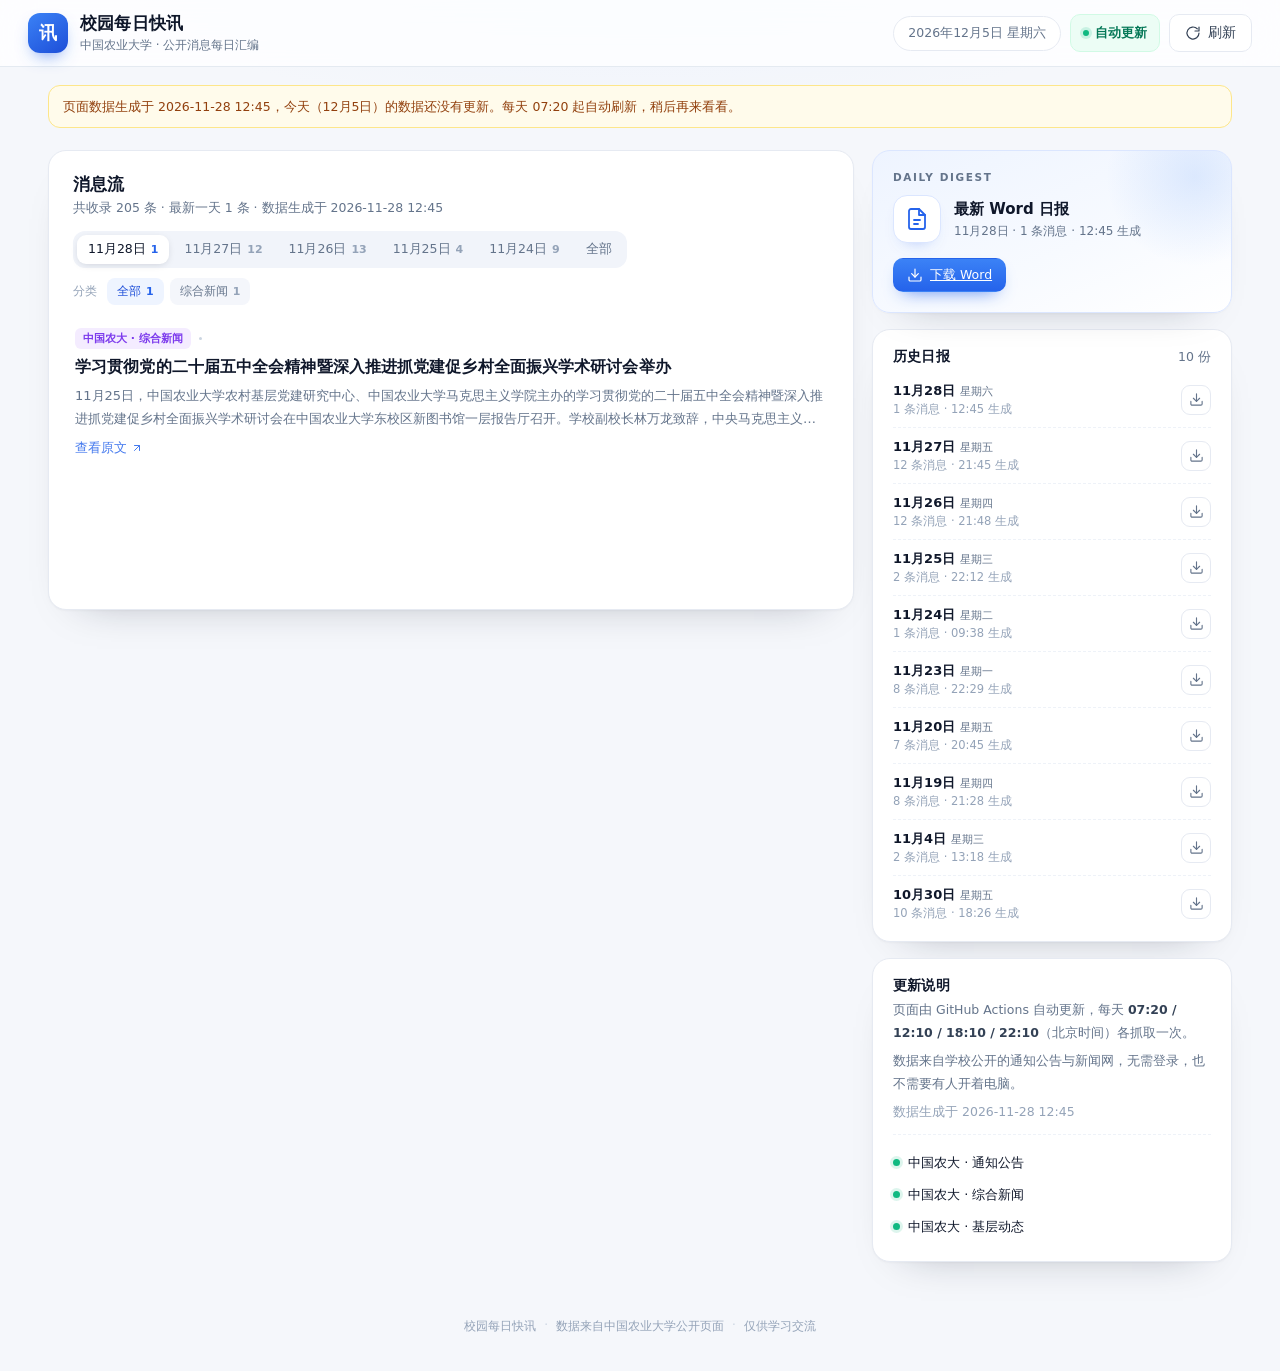
<file: docs/index.html>
<!doctype html>
<html lang="zh-CN">
<head>
  <meta charset="utf-8" />
  <meta name="viewport" content="width=device-width, initial-scale=1" />
  <title>校园每日快讯 · 中国农业大学</title>
  <meta name="description" content="中国农业大学公开通知与新闻的每日汇编，自动生成 Word 日报。" />
  <link rel="stylesheet" href="style.css" />
</head>
<body>
  <header class="topbar">
    <div class="brand">
      <div class="logo">讯</div>
      <div class="brand-text">
        <h1>校园每日快讯</h1>
        <p>中国农业大学 · 公开消息每日汇编</p>
      </div>
    </div>
    <div class="actions">
      <div class="today" id="todayPill">—</div>
      <span class="live-badge"><i></i>自动更新</span>
      <button class="btn ghost" id="btnRefresh" type="button" title="重新加载页面">
        <svg viewBox="0 0 24 24" fill="none" stroke="currentColor" stroke-width="1.8" stroke-linecap="round" stroke-linejoin="round"><path d="M21 12a9 9 0 1 1-2.64-6.36"/><path d="M21 3v6h-6"/></svg>
        刷新
      </button>
    </div>
  </header>

  <div class="stale" id="staleBar" hidden><span></span></div>

  <main class="layout">
    <section class="card feed">
      <div class="feed-head">
        <div class="feed-title">
          <h2>消息流</h2>
          <p class="muted small" id="feedMeta">正在加载…</p>
        </div>
        <nav class="chips" id="dayChips"></nav>
      </div>
      <div class="filters">
        <span class="filter-label">分类</span>
        <nav class="chips chips-sm" id="catChips"></nav>
      </div>
      <div id="newsList" class="news-list">
        <div class="empty"><div class="spinner"></div>正在加载…</div>
      </div>
    </section>

    <aside class="side">
      <section class="card digest-card" id="digestCard"></section>

      <section class="card">
        <div class="card-head">
          <h3>历史日报</h3>
          <span class="muted small" id="docCount"></span>
        </div>
        <div class="history" id="historyList"></div>
      </section>

      <section class="card">
        <div class="card-head">
          <h3>更新说明</h3>
        </div>
        <div class="note">
          <p>页面由 GitHub Actions 自动更新，每天 <strong>07:20 / 12:10 / 18:10 / 22:10</strong>（北京时间）各抓取一次。</p>
          <p>数据来自学校公开的通知公告与新闻网，无需登录，也不需要有人开着电脑。</p>
          <p class="muted">数据生成于 <span id="updatedAt">—</span></p>
        </div>
        <div class="sources" id="sourceList"></div>
      </section>
    </aside>
  </main>

  <footer class="site-foot">
    <span>校园每日快讯</span><span class="sep">·</span>
    <span>数据来自中国农业大学公开页面</span><span class="sep">·</span>
    <span>仅供学习交流</span>
  </footer>

  <script src="data.js"></script>
  <script src="app.js"></script>
</body>
</html>
</file>
<file: docs/style.css>
:root {
  --bg: #f5f7fb;
  --card: #ffffff;
  --ink: #0f172a;
  --muted: #64748b;
  --soft: #94a3b8;
  --line: #e6eaf2;
  --accent: #2563eb;
  --accent-deep: #1d4ed8;
  --accent-soft: #eef4ff;
  --radius: 18px;
  --shadow: 0 1px 2px rgba(15, 23, 42, 0.03), 0 20px 44px -34px rgba(15, 23, 42, 0.4);
}

* { box-sizing: border-box; }

html, body { margin: 0; }

body {
  font-family: -apple-system, BlinkMacSystemFont, "PingFang SC", "Hiragino Sans GB",
    "Microsoft YaHei", "Segoe UI", system-ui, sans-serif;
  color: var(--ink);
  background:
    radial-gradient(1100px 460px at 50% -180px, #e6efff 0%, rgba(230, 239, 255, 0) 65%),
    var(--bg);
  min-height: 100vh;
  -webkit-font-smoothing: antialiased;
}

h1, h2, h3, p { margin: 0; }
a { color: inherit; }
button { font-family: inherit; }
::selection { background: #dbeafe; }

::-webkit-scrollbar { width: 10px; height: 10px; }
::-webkit-scrollbar-thumb { background: #d7dfec; border-radius: 8px; border: 2px solid transparent; background-clip: padding-box; }

:focus-visible { outline: 2px solid rgba(37, 99, 235, 0.55); outline-offset: 2px; }

/* ------------------------------------------------------------ 顶栏 */
.topbar {
  position: sticky;
  top: 0;
  z-index: 20;
  display: flex;
  align-items: center;
  justify-content: space-between;
  gap: 18px;
  padding: 12px 28px;
  background: rgba(255, 255, 255, 0.78);
  backdrop-filter: saturate(180%) blur(16px);
  -webkit-backdrop-filter: saturate(180%) blur(16px);
  border-bottom: 1px solid rgba(226, 232, 240, 0.9);
}

.brand { display: flex; align-items: center; gap: 12px; min-width: 0; }

.logo {
  width: 40px;
  height: 40px;
  border-radius: 12px;
  display: grid;
  place-items: center;
  color: #fff;
  font-size: 18px;
  font-weight: 700;
  background: linear-gradient(145deg, #3b82f6, #1d4ed8);
  box-shadow: 0 8px 18px -8px rgba(37, 99, 235, 0.8);
  flex: none;
}

.brand-text h1 { font-size: 17px; font-weight: 700; letter-spacing: 0.2px; }
.brand-text p { font-size: 12px; color: var(--muted); margin-top: 2px; }

.actions { display: flex; align-items: center; gap: 9px; }

.today {
  font-size: 12.5px;
  color: var(--muted);
  background: #fff;
  border: 1px solid var(--line);
  padding: 8px 14px;
  border-radius: 999px;
  white-space: nowrap;
}

.btn {
  display: inline-flex;
  align-items: center;
  justify-content: center;
  gap: 7px;
  height: 38px;
  padding: 0 15px;
  border-radius: 10px;
  border: 1px solid transparent;
  font-size: 13.5px;
  font-weight: 500;
  cursor: pointer;
  white-space: nowrap;
  transition: transform 0.16s ease, box-shadow 0.16s ease, background 0.16s ease,
    border-color 0.16s ease, color 0.16s ease;
}
.btn svg { width: 16px; height: 16px; flex: none; }
.btn:disabled { opacity: 0.6; cursor: default; transform: none !important; }

.btn.primary {
  color: #fff;
  background: linear-gradient(180deg, #3b82f6, #2563eb);
  box-shadow: 0 8px 18px -10px rgba(37, 99, 235, 0.9);
}
.btn.primary:hover:not(:disabled) { transform: translateY(-1px); box-shadow: 0 12px 22px -10px rgba(37, 99, 235, 0.9); }

.btn.ghost {
  background: #fff;
  border-color: var(--line);
  color: #334155;
}
.btn.ghost:hover:not(:disabled) { border-color: #bfd3fb; color: var(--accent-deep); background: #f8fbff; }

.btn.icon { width: 38px; padding: 0; background: #fff; border-color: var(--line); color: #475569; }
.btn.icon:hover:not(:disabled) { color: var(--accent); border-color: #bfd3fb; }
.btn.icon svg { width: 17px; height: 17px; }

/* ------------------------------------------------------------ 布局 */
.layout {
  max-width: 1240px;
  margin: 0 auto;
  padding: 22px 28px 56px;
  display: grid;
  grid-template-columns: minmax(0, 1fr) 360px;
  gap: 18px;
  align-items: start;
}

.card {
  background: var(--card);
  border: 1px solid var(--line);
  border-radius: var(--radius);
  box-shadow: var(--shadow);
}

.side { display: flex; flex-direction: column; gap: 16px; min-width: 0; }

/* ------------------------------------------------------------ 消息流 */
.feed { padding: 22px 24px 10px; min-height: 460px; }

.feed-head {
  display: flex;
  align-items: flex-start;
  justify-content: space-between;
  gap: 14px;
  flex-wrap: wrap;
}
.feed-title h2 { font-size: 17px; font-weight: 700; letter-spacing: 0.2px; }
.feed-title .small { margin-top: 4px; }

.muted { color: var(--muted); }
.small { font-size: 12.5px; }

.chips {
  display: flex;
  gap: 4px;
  flex-wrap: wrap;
  background: #f1f4fa;
  padding: 4px;
  border-radius: 12px;
}
.chip {
  border: 0;
  background: transparent;
  color: var(--muted);
  font-size: 12.5px;
  padding: 6px 11px;
  border-radius: 9px;
  cursor: pointer;
  transition: background 0.15s ease, color 0.15s ease, box-shadow 0.15s ease;
  display: inline-flex;
  align-items: center;
  gap: 5px;
}
.chip b { font-weight: 600; font-size: 11px; color: var(--soft); }
.chip:hover { color: var(--ink); }
.chip.active { background: #fff; color: var(--ink); box-shadow: 0 2px 8px -3px rgba(15, 23, 42, 0.22); }
.chip.active b { color: var(--accent); }

.news-list { margin-top: 6px; }

.news {
  padding: 17px 2px 15px;
  border-bottom: 1px solid #f0f3f9;
  animation: fade-in 0.25s ease both;
}
.news:last-child { border-bottom: 0; }

.news-top { display: flex; align-items: center; gap: 8px; font-size: 12px; margin-bottom: 6px; }
.tag {
  padding: 3px 8px;
  border-radius: 6px;
  font-size: 11px;
  font-weight: 600;
  background: #eef4ff;
  color: #2563eb;
  max-width: 220px;
  overflow: hidden;
  text-overflow: ellipsis;
  white-space: nowrap;
}
.tag.b { background: #e8f8f1; color: #0f9d6a; }
.tag.c { background: #fff4e8; color: #b45309; }
.tag.d { background: #f4ecff; color: #7c3aed; }
.dot { width: 3px; height: 3px; border-radius: 50%; background: #cbd5e1; flex: none; }
.news time { color: #94a3b8; font-variant-numeric: tabular-nums; }

.news h3 {
  font-size: 15.5px;
  line-height: 1.55;
  font-weight: 600;
  letter-spacing: 0.1px;
}
.news h3 a { text-decoration: none; }
.news h3 a:hover { color: var(--accent); }

.summary {
  margin-top: 6px;
  font-size: 13px;
  line-height: 1.72;
  color: var(--muted);
  display: -webkit-box;
  -webkit-line-clamp: 2;
  -webkit-box-orient: vertical;
  overflow: hidden;
}

.news-foot { margin-top: 7px; }
.news-foot a {
  display: inline-flex;
  align-items: center;
  gap: 4px;
  font-size: 12.5px;
  color: var(--accent);
  text-decoration: none;
  opacity: 0.85;
}
.news-foot a:hover { opacity: 1; text-decoration: underline; }
.news-foot svg { width: 12px; height: 12px; }

/* ------------------------------------------------------------ 右侧卡片 */
.card-head {
  display: flex;
  align-items: center;
  justify-content: space-between;
  gap: 10px;
}
.card-head h3 { font-size: 14px; font-weight: 700; letter-spacing: 0.2px; }

.side .card:not(.digest-card) { padding: 18px 20px; }

.link-btn {
  border: 0;
  background: transparent;
  color: var(--accent);
  font-size: 12.5px;
  cursor: pointer;
  padding: 2px;
}
.link-btn:hover { text-decoration: underline; }
.link-btn.danger { color: #dc2626; }

/* 今日文档 */
.digest-card {
  position: relative;
  overflow: hidden;
  padding: 20px;
  border-color: #dbe6ff;
  background: linear-gradient(158deg, #eef4ff 0%, #f7faff 58%, #ffffff 100%);
}
.digest-card::after {
  content: "";
  position: absolute;
  right: -54px;
  top: -64px;
  width: 180px;
  height: 180px;
  border-radius: 50%;
  background: radial-gradient(circle at center, rgba(59, 130, 246, 0.14), rgba(59, 130, 246, 0) 70%);
  pointer-events: none;
}

.digest-eyebrow {
  font-size: 10.5px;
  font-weight: 700;
  letter-spacing: 1.6px;
  color: #64748b;
  text-transform: uppercase;
}

.digest-body { display: flex; align-items: center; gap: 13px; margin-top: 12px; position: relative; z-index: 1; }

.doc-icon {
  width: 48px;
  height: 48px;
  border-radius: 14px;
  background: #fff;
  border: 1px solid #dbe6ff;
  display: grid;
  place-items: center;
  color: var(--accent);
  box-shadow: 0 8px 18px -14px rgba(37, 99, 235, 0.7);
  flex: none;
}
.doc-icon svg { width: 24px; height: 24px; }

.digest-title { font-size: 15px; font-weight: 700; line-height: 1.4; }
.digest-meta { font-size: 12px; color: var(--muted); margin-top: 3px; }
.digest-actions { display: flex; gap: 8px; margin-top: 15px; position: relative; z-index: 1; flex-wrap: wrap; }
.digest-actions .btn { height: 34px; padding: 0 13px; font-size: 12.5px; }

/* 历史文档 */
.history { margin-top: 6px; }
.history-row {
  display: flex;
  align-items: center;
  justify-content: space-between;
  gap: 10px;
  padding: 10px 0;
  border-bottom: 1px dashed #eef2f8;
}
.history-row:last-child { border-bottom: 0; padding-bottom: 2px; }
.history-day { font-size: 13px; font-weight: 600; }
.history-sub { font-size: 11.5px; color: var(--soft); margin-top: 2px; }
.mini-btn {
  width: 30px;
  height: 30px;
  border-radius: 9px;
  border: 1px solid var(--line);
  background: #fff;
  color: #64748b;
  display: grid;
  place-items: center;
  cursor: pointer;
  text-decoration: none;
  flex: none;
  transition: color 0.15s ease, border-color 0.15s ease, background 0.15s ease;
}
.mini-btn svg { width: 15px; height: 15px; }
.mini-btn:hover { color: var(--accent); border-color: #bfd3fb; background: #f8fbff; }

/* 数据源 */
.sources { margin-top: 4px; }
.source-row { display: flex; align-items: center; gap: 8px; padding: 7px 0; min-width: 0; }
.source-dot { width: 7px; height: 7px; border-radius: 50%; background: #cbd5e1; flex: none; }
.source-dot.on { background: #10b981; box-shadow: 0 0 0 3px rgba(16, 185, 129, 0.14); }
.source-name { font-size: 13px; white-space: nowrap; overflow: hidden; text-overflow: ellipsis; }
.source-type {
  font-size: 10.5px;
  color: #64748b;
  background: #f1f5f9;
  border-radius: 5px;
  padding: 1px 6px;
  flex: none;
}
.source-type.demo { color: #b45309; background: #fff4e8; }

.schedule {
  margin-top: 12px;
  padding-top: 12px;
  border-top: 1px dashed #eef2f8;
  font-size: 12px;
  color: var(--muted);
  line-height: 1.75;
}
.schedule strong { color: #334155; font-weight: 600; }
.schedule .err { color: #dc2626; }

/* ------------------------------------------------------------ 空状态 / 加载 */
.empty {
  padding: 52px 20px;
  text-align: center;
  color: var(--muted);
  font-size: 13.5px;
  line-height: 1.8;
}
.empty .big { font-size: 15px; color: #334155; font-weight: 600; margin-bottom: 6px; }
.empty .btn { margin-top: 14px; }

.spinner {
  display: inline-block;
  width: 15px;
  height: 15px;
  border: 2px solid #dbe3f0;
  border-top-color: var(--accent);
  border-radius: 50%;
  animation: spin 0.8s linear infinite;
  margin-right: 8px;
  vertical-align: -3px;
}

/* ------------------------------------------------------------ 弹窗 */
.modal {
  position: fixed;
  inset: 0;
  z-index: 60;
  display: grid;
  place-items: center;
  padding: 22px;
  background: rgba(15, 23, 42, 0.42);
  backdrop-filter: blur(4px);
  -webkit-backdrop-filter: blur(4px);
}
.modal[hidden] { display: none !important; }

.modal-card {
  width: min(780px, 100%);
  max-height: 88vh;
  background: #fff;
  border-radius: 20px;
  display: flex;
  flex-direction: column;
  box-shadow: 0 30px 80px -20px rgba(15, 23, 42, 0.5);
  animation: pop 0.18s ease both;
  overflow: hidden;
}

.modal-head {
  padding: 20px 24px 15px;
  display: flex;
  align-items: flex-start;
  justify-content: space-between;
  gap: 16px;
  border-bottom: 1px solid #f1f4fa;
}
.modal-head h3 { font-size: 16px; font-weight: 700; }
.modal-head p { margin-top: 3px; }

.modal-body { padding: 18px 24px 20px; overflow: auto; }
.modal-foot {
  padding: 14px 24px 18px;
  display: flex;
  justify-content: flex-end;
  gap: 10px;
  border-top: 1px solid #f1f4fa;
  background: #fcfdff;
}

.field { display: flex; flex-direction: column; gap: 6px; min-width: 0; }
.field > span { font-size: 12px; color: #475569; font-weight: 500; }
.field input, .field select {
  height: 38px;
  padding: 0 11px;
  border: 1px solid #dfe5ef;
  border-radius: 9px;
  background: #fbfcfe;
  font-size: 13px;
  color: var(--ink);
  font-family: inherit;
  width: 100%;
  transition: border-color 0.15s ease, box-shadow 0.15s ease, background 0.15s ease;
}
.field input:focus, .field select:focus {
  outline: none;
  border-color: #93b4f8;
  background: #fff;
  box-shadow: 0 0 0 3px rgba(37, 99, 235, 0.12);
}
.field input::placeholder { color: #b6c0ce; }
.time-field { max-width: 200px; }

.hint { font-size: 11.5px; color: #94a3b8; line-height: 1.75; margin-top: 8px; }
.hint code { background: #f1f5f9; padding: 1px 5px; border-radius: 4px; font-size: 11px; }

.section-title {
  margin: 22px 0 4px;
  font-size: 12px;
  font-weight: 700;
  color: #334155;
  letter-spacing: 0.4px;
}

.source-editor { display: flex; flex-direction: column; gap: 12px; margin-top: 12px; }

.src-row {
  border: 1px solid #e8edf6;
  border-radius: 14px;
  padding: 14px;
  background: #fbfcfe;
}
.src-row-head { display: flex; align-items: center; gap: 10px; }
.src-row-head .field { flex: 1; }
.src-row-head .field span { display: none; }
.src-row-head input[type="text"] { font-weight: 600; }
.src-type { width: 92px; flex: none; }
.src-toggle { display: inline-flex; align-items: center; gap: 6px; font-size: 12px; color: var(--muted); white-space: nowrap; }
.src-toggle input { accent-color: var(--accent); width: 15px; height: 15px; }

.src-grid {
  display: grid;
  grid-template-columns: repeat(3, minmax(0, 1fr));
  gap: 10px;
  margin-top: 11px;
}
.src-grid .field.full { grid-column: 1 / -1; }
.src-row.demo .src-grid { display: none; }

.add-source { margin-top: 12px; }

/* ------------------------------------------------------------ 提示 */
.toast-wrap {
  position: fixed;
  left: 50%;
  bottom: 26px;
  transform: translateX(-50%);
  z-index: 100;
  display: flex;
  flex-direction: column;
  align-items: center;
  gap: 8px;
  pointer-events: none;
  width: max-content;
  max-width: 90vw;
}
.toast {
  background: #0f172a;
  color: #f8fafc;
  font-size: 13px;
  padding: 11px 18px;
  border-radius: 12px;
  box-shadow: 0 16px 40px -16px rgba(15, 23, 42, 0.7);
  animation: rise 0.22s ease both;
  line-height: 1.5;
}
.toast.error { background: #b91c1c; }
.toast.hide { animation: fade-out 0.25s ease forwards; }

/* ------------------------------------------------------------ 动画 */
@keyframes spin { to { transform: rotate(360deg); } }
@keyframes fade-in { from { opacity: 0; transform: translateY(4px); } to { opacity: 1; transform: none; } }
@keyframes pop { from { opacity: 0; transform: scale(0.98) translateY(6px); } to { opacity: 1; transform: none; } }
@keyframes rise { from { opacity: 0; transform: translateY(8px); } to { opacity: 1; transform: none; } }
@keyframes fade-out { to { opacity: 0; transform: translateY(6px); } }

/* ------------------------------------------------------------ 响应式 */
@media (max-width: 1024px) {
  .layout { grid-template-columns: 1fr; }
  .side { display: grid; grid-template-columns: 1fr 1fr; align-items: start; }
  .digest-card { grid-column: 1 / -1; }
}

@media (max-width: 720px) {
  .topbar { padding: 10px 16px; flex-wrap: wrap; }
  .actions { width: 100%; justify-content: flex-end; }
  .today { display: none; }
  .layout { padding: 16px 14px 40px; }
  .side { grid-template-columns: 1fr; }
  .feed { padding: 18px 16px 6px; }
  .src-grid { grid-template-columns: 1fr 1fr; }
  .brand-text p { display: none; }
}

/* ------------------------------------------------------------ 静态站（GitHub Pages） */
.live-badge {
  display: inline-flex;
  align-items: center;
  gap: 6px;
  height: 38px;
  padding: 0 12px;
  border-radius: 10px;
  border: 1px solid #d1fae5;
  background: #ecfdf5;
  color: #047857;
  font-size: 12.5px;
  font-weight: 600;
  white-space: nowrap;
}
.live-badge i {
  width: 6px;
  height: 6px;
  border-radius: 50%;
  background: #10b981;
  box-shadow: 0 0 0 3px rgba(16, 185, 129, 0.16);
  animation: pulse 2.2s ease-in-out infinite;
}

.stale {
  max-width: 1240px;
  margin: 18px auto 0;
  padding: 0 28px;
  font-size: 12.5px;
}
.stale span {
  display: block;
  padding: 10px 14px;
  border-radius: 12px;
  border: 1px solid #fde68a;
  background: #fffbeb;
  color: #92400e;
  line-height: 1.7;
}

.note {
  margin-top: 4px;
  font-size: 12.5px;
  color: var(--muted);
  line-height: 1.8;
}
.note p { margin: 0 0 6px; }
.note strong { color: #334155; font-weight: 600; }
.note .muted { color: var(--soft); }
.note + .sources {
  margin-top: 10px;
  padding-top: 12px;
  border-top: 1px dashed #eef2f8;
}

.site-foot {
  max-width: 1240px;
  margin: 0 auto 36px;
  padding: 0 28px;
  display: flex;
  justify-content: center;
  flex-wrap: wrap;
  gap: 8px;
  color: var(--soft);
  font-size: 12px;
}
.site-foot .sep { color: #cbd5e1; }

@keyframes pulse {
  0%, 100% { opacity: 1; }
  50% { opacity: 0.35; }
}

@media (max-width: 720px) {
  .stale { margin-top: 14px; padding: 0 16px; }
  .site-foot { padding: 0 16px; margin-bottom: 28px; }
  .live-badge { height: 34px; font-size: 11.5px; }
  .actions { gap: 7px; }
}

/* ------------------------------------------------------------ 分类筛选 */
.filters {
  display: flex;
  align-items: center;
  gap: 10px;
  margin: 10px 0 2px;
  flex-wrap: wrap;
}
.filter-label { font-size: 12px; color: var(--soft); flex: none; }

.chips-sm { background: transparent; padding: 0; gap: 6px; }
.chips-sm .chip { background: #f4f6fb; padding: 5px 10px; font-size: 12px; border-radius: 8px; }
.chips-sm .chip:hover { background: #eaeef7; color: var(--ink); }
.chips-sm .chip.active { background: var(--accent-soft); color: var(--accent-deep); box-shadow: none; }
.chips-sm .chip b { color: var(--soft); font-weight: 600; }
.chips-sm .chip.active b { color: var(--accent); }

@media (max-width: 720px) {
  .filters { margin-top: 8px; }
}
</file>
